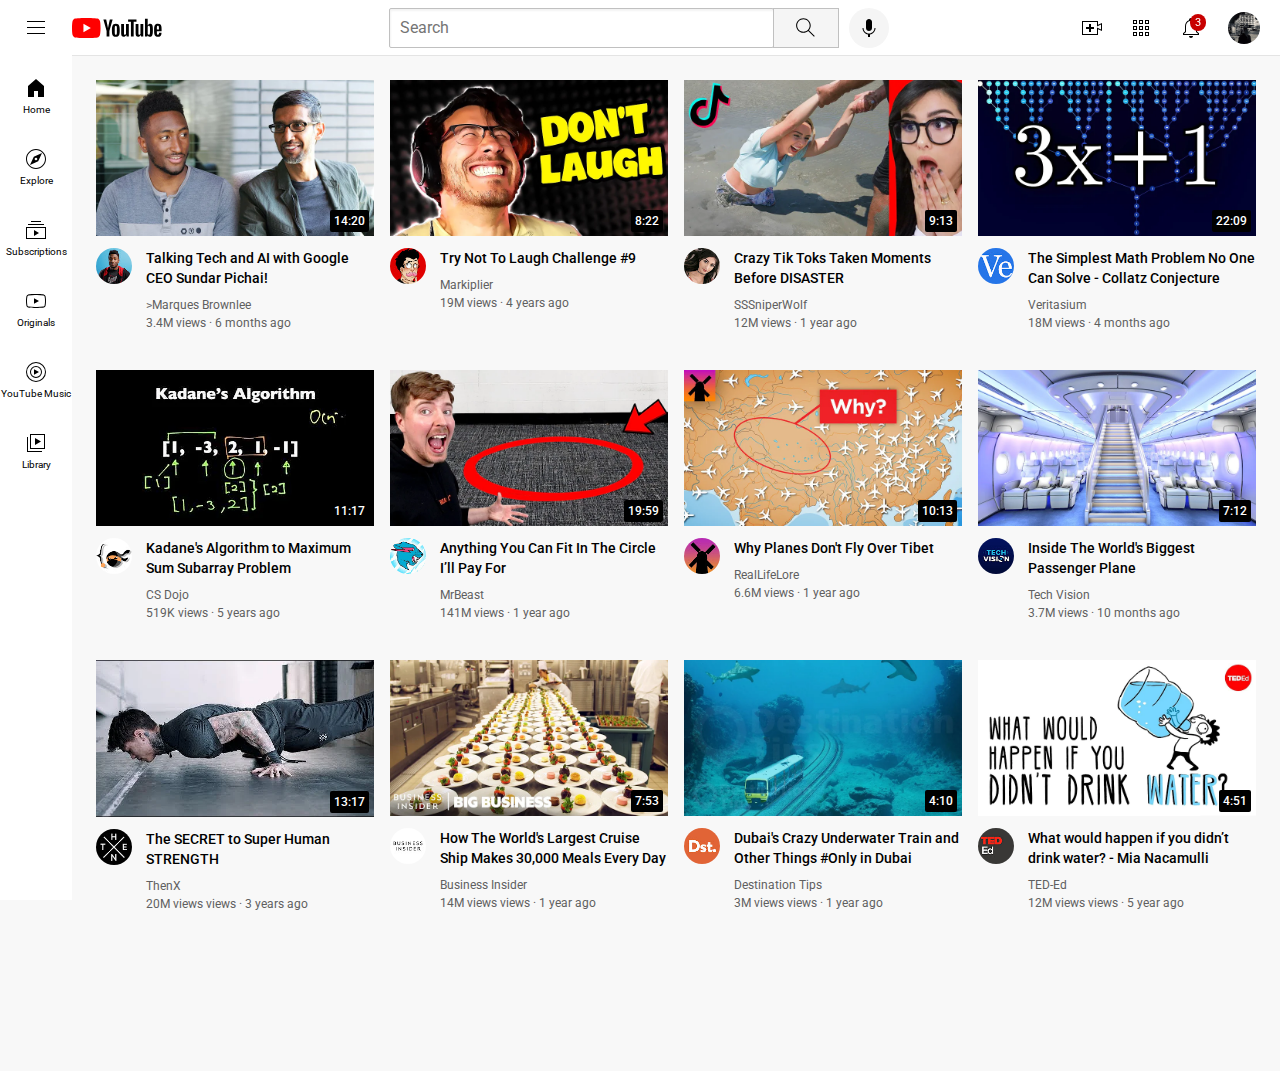
<file: index.html>
<!DOCTYPE html>
<html>
<head>
<title>YouTube.com Clone</title>

<link rel="preconnect" href="https://fonts.googleapis.com">
<link rel="preconnect" href="https://fonts.gstatic.com" crossorigin>
<link href="https://fonts.googleapis.com/css2?family=Roboto:wght@400;500;700&display=swap" rel="stylesheet">

<link rel="stylesheet" href="styles/general.css">
<link rel="stylesheet" href="styles/header.css">
<link rel="stylesheet" href="styles/video.css">
<link rel="stylesheet" href="styles/sidebar.css">
</head>

<body>
<header class="header">
    <div class="left-section">
        <img class="hamburger-menu" src="Icons/hamburger-menu.svg">
        <img class="youtube-logo" src="Icons/youtube-logo.svg">
    </div>
    <div class="middle-section">
        <input class="search-bar" type="text" placeholder="Search">
        <button class="search-button">
            <img class="search-icon" src="Icons/search.svg">
            <div class="tooltip">Search</div>
        </button>
        <button class="voice-search-button">
            <img class="voice-search-icon" src="Icons/voice-search-icon.svg">
            <div class="tooltip">Search with your voice</div>
        </button>
    </div>
    <div class="right-section">
        <div class="upload-icon-container">
            <img class="upload-icon" src="Icons/upload.svg">
            <div class="tooltip">Create</div>
        </div>
        <div class="youtube-apps-container">
            <img class="youtube-apps-icon" src="Icons/youtube-apps.svg">
            <div class="tooltip">YouTube Apps</div>
        </div>
       
        <div class="notifications-icon-container">
            <img class="notifications-icon" src="Icons/notifications.svg">
            <div class="notifications-count">3</div>
            <div class="tooltip">Notifications</div>
        </div>
        <img class="current-user-picture" src="channel-pictures/youtube-profile.jpeg">
    </div> 
</header>

<nav class="sidebar">
  <div class="sidebar-link">
    <img src="Icons/home.svg">
    <div>Home</div>
  </div>
  <div class="sidebar-link">
    <img src="Icons/explore.svg">
    <div>Explore</div>
  </div>
  <div class="sidebar-link">
    <img src="Icons/subscriptions.svg">
    <div>Subscriptions</div>
  </div>
  <div class="sidebar-link">
    <img src="Icons/originals.svg">
    <div>Originals</div>
  </div>
  <div class="sidebar-link">
    <img src="Icons/youtube-music.svg">
    <div>YouTube Music</div>
  </div>
  <div class="sidebar-link">
    <img src="Icons/library.svg">
    <div>Library</div>
  </div>
</nav>

<main>
    <section class="video-grid">
        <div class="video-preview">
            <div class="thumbnail-row">
                <a href="https://www.youtube.com/watch?v=n2RNcPRtAiY">
                    <img class="thumbnail" src="thumbnails/thumbnail-1.webp">
                </a>
            <div class="video-time">14:20</div>
            </div>
        
            <div class="video-info-grid">
             <div class="channel-picture">
            <img class="profile-picture" src="channel-pictures/channel-1.jpeg"> 
              </div>
            <div class="video-info">
                <p class="video-title">
                    Talking Tech and AI with Google CEO Sundar Pichai!
                </p>
                <p class="video-author">
                    >Marques Brownlee
                </p>
                <p class="video-stats">
                    3.4M views &#183; 6 months ago
                </p>
              </div>
            </div>
        </div>
        
        <div class="video-preview">
            <div class="thumbnail-row">
                <a href="https://www.youtube.com/watch?v=mP0RAo9SKZk">
                    <img class="thumbnail" src="thumbnails/thumbnail-2.webp">
                </a>
            <div class="video-time">8:22</div>
            </div>
        
            <div class="video-info-grid">
            <div class="channel-picture">
            <img class="profile-picture" src="channel-pictures/channel-2.jpeg"> 
            </div>
            <div class="video-info">
                <p class="video-title">
                    Try Not To Laugh Challenge #9
                </p>
                <p class="video-author">
                    Markiplier
                </p>
                <p class="video-stats">
                    19M views &#183; 4 years ago
                </p>
            </div>
            </div>
        </div>
        <div class="video-preview">
            <div class="thumbnail-row">
                <a href="https://www.youtube.com/watch?v=FgjPQQeTh1w">
                <img class="thumbnail" src="thumbnails/thumbnail-3.webp">
                </a>
            <div class="video-time">9:13</div>
            </div>
        
            <div class="video-info-grid">
             <div class="channel-picture">
            <img class="profile-picture" src="channel-pictures/channel-3.jpeg"> 
              </div>
            <div class="video-info">
                <p class="video-title">
                    Crazy Tik Toks Taken Moments Before DISASTER
                </p>
                <p class="video-author">
                    SSSniperWolf
                </p>
                <p class="video-stats">
                    12M views &#183; 1 year ago
                </p>
              </div>
            </div>
        </div>
        
        <div class="video-preview">
            <div class="thumbnail-row">
                <a href="https://www.youtube.com/watch?v=094y1Z2wpJg">
                    <img class="thumbnail" src="thumbnails/thumbnail-4.webp">
                </a>
            <div class="video-time">22:09</div>
            </div>
        
            <div class="video-info-grid">
            <div class="channel-picture">
            <img class="profile-picture" src="channel-pictures/channel-4.jpeg"> 
            </div>
            <div class="video-info">
                <p class="video-title">
                    The Simplest Math Problem No One Can Solve - Collatz Conjecture
                </p>
                <p class="video-author">
                    Veritasium
                </p>
                <p class="video-stats">
                    18M views &#183; 4 months ago
                </p>
            </div>
            </div>
        </div>
        
        <div class="video-preview">
            <div class="thumbnail-row">
                <a href="https://www.youtube.com/watch?v=86CQq3pKSUw">
                 <img class="thumbnail" src="thumbnails/thumbnail-5.webp">
                </a>
           
            <div class="video-time">11:17</div>
            </div>
        
            <div class="video-info-grid">
             <div class="channel-picture">
                <a href="https://www.youtube.com/watch?v=86CQq3pKSUw">
                <img class="profile-picture" src="channel-pictures/channel-5.jpeg"> 
                </a>
            
              </div>
            <div class="video-info">
                <p class="video-title"> 
                Kadane's Algorithm to Maximum Sum Subarray Problem
                </p>
                <p class="video-author">
                    CS Dojo   
                </p>
                <p class="video-stats">
                    519K views  &#183; 5 years ago
                </p>
              </div>
            </div>
        </div>
        
        <div class="video-preview">
            <div class="thumbnail-row">
                <a href="https://www.youtube.com/watch?v=yXWw0_UfSFg">
                    <img class="thumbnail" src="thumbnails/thumbnail-6.webp">
                </a>
            <div class="video-time">19:59</div>
            </div>
        
            <div class="video-info-grid">
            <div class="channel-picture">
            <img class="profile-picture" src="channel-pictures/channel-6.jpeg"> 
            </div>
            <div class="video-info">
                <p class="video-title">
                    Anything You Can Fit In The Circle I’ll Pay For
                </p>
                <p class="video-author">
                    MrBeast
                </p>
                <p class="video-stats">
                    141M views &#183; 1 year ago
                </p>
            </div>
            </div>
        </div>

        <div class="video-preview">
            <div class="thumbnail-row">
                <a href="https://www.youtube.com/watch?v=fNVa1qMbF9Y">
                    <img class="thumbnail" src="thumbnails/thumbnail-7.webp">
                </a>
            <div class="video-time">10:13</div>
            </div>
        
            <div class="video-info-grid">
            <div class="channel-picture">
            <img class="profile-picture" src="channel-pictures/channel-7.jpeg"> 
            </div>
            <div class="video-info">
                <p class="video-title">
                    Why Planes Don't Fly Over Tibet 
                </p>
                <p class="video-author">
                    RealLifeLore
                </p>
                <p class="video-stats">
                    6.6M views &#183; 1 year ago
                </p>
            </div>
            </div>
        </div>

        <div class="video-preview">
            <div class="thumbnail-row">
                <a href="https://www.youtube.com/watch?v=lFm4EM1juls">
                    <img class="thumbnail" src="thumbnails/thumbnail-8.webp">
                </a>
            <div class="video-time">7:12</div>
            </div>
        
            <div class="video-info-grid">
            <div class="channel-picture">
            <img class="profile-picture" src="channel-pictures/channel-8.jpeg"> 
            </div>
            <div class="video-info">
                <p class="video-title">
                    Inside The World's Biggest Passenger Plane 
                </p>
                <p class="video-author">
                    Tech Vision
                </p>
                <p class="video-stats">
                    3.7M views &#183; 10 months ago
                </p>
            </div>
            </div>
        </div>

        <div class="video-preview">
            <div class="thumbnail-row">
                <a href="https://www.youtube.com/watch?v=ixmxOlcrlUc">
                    <img class="thumbnail" src="thumbnails/thumbnail-9.webp">
                </a>
            <div class="video-time">13:17</div>
            </div>
            <div class="video-info-grid">
            <div class="channel-picture">
            <img class="profile-picture" src="channel-pictures/channel-9.jpeg"> 
            </div>
            <div class="video-info">
                <p class="video-title">
                    The SECRET to Super Human STRENGTH 
                </p>
                <p class="video-author">
                    ThenX
                </p>
                <p class="video-stats">
                    20M views views &#183; 3 years ago
                </p>
            </div>
            </div>
        </div>

        <div class="video-preview">
            <div class="thumbnail-row">
                <a href="https://www.youtube.com/watch?v=R2vXbFp5C9o">
                    <img class="thumbnail" src="thumbnails/thumbnail-10.webp">
                </a>
            <div class="video-time">7:53</div>
            </div>
        <div class="video-info-grid">
            <div class="channel-picture">
            <img class="profile-picture" src="channel-pictures/channel-10.jpeg"> 
            </div>
            <div class="video-info">
                <p class="video-title">  
                How The World's Largest Cruise Ship Makes 30,000 Meals Every Day 
                </p>
                <p class="video-author">
                    Business Insider
                </p>
                <p class="video-stats">
                    14M views views &#183; 1 year ago
                </p>
                </div>
            </div> 
        </div>
        <div class="video-preview">
            <div class="thumbnail-row">
                <a href="https://www.youtube.com/watch?v=0nZuYyXET3s">
                    <img class="thumbnail" src="thumbnails/thumbnail-11.webp">
                </a>
            <div class="video-time">4:10</div>
            </div>
        <div class="video-info-grid">
            <div class="channel-picture">
            <img class="profile-picture" src="channel-pictures/channel-11.jpeg"> 
            </div>
            <div class="video-info">
                <p class="video-title">  
                Dubai's Crazy Underwater Train and Other Things #Only in Dubai
                </p>
                <p class="video-author">
                    Destination Tips
                </p>
                <p class="video-stats">
                    3M views views &#183; 1 year ago
                </p>
                </div>
            </div>
            </div>
                <div class="video-preview">
            <div class="thumbnail-row">
                <a href="https://www.youtube.com/watch?v=9iMGFqMmUFs">
                    <img class="thumbnail" src="thumbnails/thumbnail-12.webp">
                </a>
            <div class="video-time">4:51</div>
            </div>
        <div class="video-info-grid">
            <div class="channel-picture">
            <img class="profile-picture" src="channel-pictures/channel-12.jpeg"> 
            </div>
             <div class="video-info">
                <p class="video-title">  
                    What would happen if you didn’t drink water? - Mia Nacamulli
                </p>
                <p class="video-author">
                    TED-Ed
                </p>
                <p class="video-stats">
                    12M views views &#183; 5 year ago
                </p>
                </div>
            </div>
        </div>
     </section>
    </main>
</body>
</html>
</file>
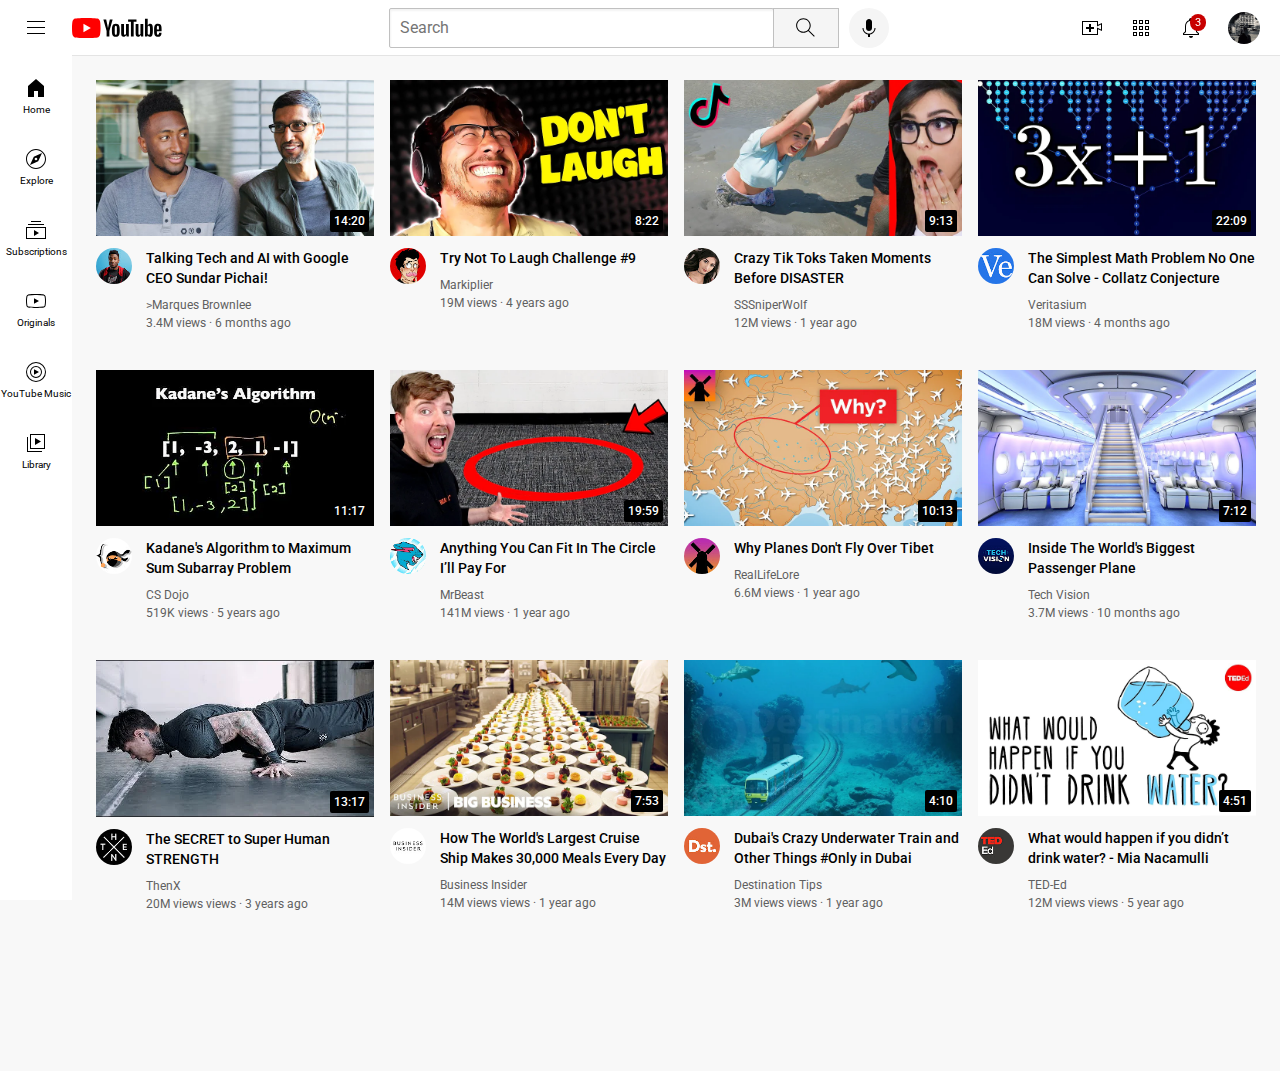
<file: youtube.html>
<!DOCTYPE html>
<html>
<head>
<title>YouTube.com Clone</title>

<link rel="preconnect" href="https://fonts.googleapis.com">
<link rel="preconnect" href="https://fonts.gstatic.com" crossorigin>
<link href="https://fonts.googleapis.com/css2?family=Roboto:wght@400;500;700&display=swap" rel="stylesheet">

<link rel="stylesheet" href="styles/general.css">
<link rel="stylesheet" href="styles/header.css">
<link rel="stylesheet" href="styles/video.css">
<link rel="stylesheet" href="styles/sidebar.css">
</head>

<body>
<header class="header">
    <div class="left-section">
        <img class="hamburger-menu" src="Icons/hamburger-menu.svg">
        <img class="youtube-logo" src="Icons/youtube-logo.svg">
    </div>
    <div class="middle-section">
        <input class="search-bar" type="text" placeholder="Search">
        <button class="search-button">
            <img class="search-icon" src="Icons/search.svg">
            <div class="tooltip">Search</div>
        </button>
        <button class="voice-search-button">
            <img class="voice-search-icon" src="Icons/voice-search-icon.svg">
            <div class="tooltip">Search with your voice</div>
        </button>
    </div>
    <div class="right-section">
        <div class="upload-icon-container">
            <img class="upload-icon" src="Icons/upload.svg">
            <div class="tooltip">Create</div>
        </div>
        <div class="youtube-apps-container">
            <img class="youtube-apps-icon" src="Icons/youtube-apps.svg">
            <div class="tooltip">YouTube Apps</div>
        </div>
       
        <div class="notifications-icon-container">
            <img class="notifications-icon" src="Icons/notifications.svg">
            <div class="notifications-count">3</div>
            <div class="tooltip">Notifications</div>
        </div>
        <img class="current-user-picture" src="channel-pictures/youtube-profile.jpeg">
    </div> 
</header>

<nav class="sidebar">
  <div class="sidebar-link">
    <img src="Icons/home.svg">
    <div>Home</div>
  </div>
  <div class="sidebar-link">
    <img src="Icons/explore.svg">
    <div>Explore</div>
  </div>
  <div class="sidebar-link">
    <img src="Icons/subscriptions.svg">
    <div>Subscriptions</div>
  </div>
  <div class="sidebar-link">
    <img src="Icons/originals.svg">
    <div>Originals</div>
  </div>
  <div class="sidebar-link">
    <img src="Icons/youtube-music.svg">
    <div>YouTube Music</div>
  </div>
  <div class="sidebar-link">
    <img src="Icons/library.svg">
    <div>Library</div>
  </div>
</nav>

<main>
    <section class="video-grid">
        <div class="video-preview">
            <div class="thumbnail-row">
                <a href="https://www.youtube.com/watch?v=n2RNcPRtAiY">
                    <img class="thumbnail" src="thumbnails/thumbnail-1.webp">
                </a>
            <div class="video-time">14:20</div>
            </div>
        
            <div class="video-info-grid">
             <div class="channel-picture">
            <img class="profile-picture" src="channel-pictures/channel-1.jpeg"> 
              </div>
            <div class="video-info">
                <p class="video-title">
                    Talking Tech and AI with Google CEO Sundar Pichai!
                </p>
                <p class="video-author">
                    >Marques Brownlee
                </p>
                <p class="video-stats">
                    3.4M views &#183; 6 months ago
                </p>
              </div>
            </div>
        </div>
        
        <div class="video-preview">
            <div class="thumbnail-row">
                <a href="https://www.youtube.com/watch?v=mP0RAo9SKZk">
                    <img class="thumbnail" src="thumbnails/thumbnail-2.webp">
                </a>
            <div class="video-time">8:22</div>
            </div>
        
            <div class="video-info-grid">
            <div class="channel-picture">
            <img class="profile-picture" src="channel-pictures/channel-2.jpeg"> 
            </div>
            <div class="video-info">
                <p class="video-title">
                    Try Not To Laugh Challenge #9
                </p>
                <p class="video-author">
                    Markiplier
                </p>
                <p class="video-stats">
                    19M views &#183; 4 years ago
                </p>
            </div>
            </div>
        </div>
        <div class="video-preview">
            <div class="thumbnail-row">
                <a href="https://www.youtube.com/watch?v=FgjPQQeTh1w">
                <img class="thumbnail" src="thumbnails/thumbnail-3.webp">
                </a>
            <div class="video-time">9:13</div>
            </div>
        
            <div class="video-info-grid">
             <div class="channel-picture">
            <img class="profile-picture" src="channel-pictures/channel-3.jpeg"> 
              </div>
            <div class="video-info">
                <p class="video-title">
                    Crazy Tik Toks Taken Moments Before DISASTER
                </p>
                <p class="video-author">
                    SSSniperWolf
                </p>
                <p class="video-stats">
                    12M views &#183; 1 year ago
                </p>
              </div>
            </div>
        </div>
        
        <div class="video-preview">
            <div class="thumbnail-row">
                <a href="https://www.youtube.com/watch?v=094y1Z2wpJg">
                    <img class="thumbnail" src="thumbnails/thumbnail-4.webp">
                </a>
            <div class="video-time">22:09</div>
            </div>
        
            <div class="video-info-grid">
            <div class="channel-picture">
            <img class="profile-picture" src="channel-pictures/channel-4.jpeg"> 
            </div>
            <div class="video-info">
                <p class="video-title">
                    The Simplest Math Problem No One Can Solve - Collatz Conjecture
                </p>
                <p class="video-author">
                    Veritasium
                </p>
                <p class="video-stats">
                    18M views &#183; 4 months ago
                </p>
            </div>
            </div>
        </div>
        
        <div class="video-preview">
            <div class="thumbnail-row">
                <a href="https://www.youtube.com/watch?v=86CQq3pKSUw">
                 <img class="thumbnail" src="thumbnails/thumbnail-5.webp">
                </a>
           
            <div class="video-time">11:17</div>
            </div>
        
            <div class="video-info-grid">
             <div class="channel-picture">
                <a href="https://www.youtube.com/watch?v=86CQq3pKSUw">
                <img class="profile-picture" src="channel-pictures/channel-5.jpeg"> 
                </a>
            
              </div>
            <div class="video-info">
                <p class="video-title"> 
                Kadane's Algorithm to Maximum Sum Subarray Problem
                </p>
                <p class="video-author">
                    CS Dojo   
                </p>
                <p class="video-stats">
                    519K views  &#183; 5 years ago
                </p>
              </div>
            </div>
        </div>
        
        <div class="video-preview">
            <div class="thumbnail-row">
                <a href="https://www.youtube.com/watch?v=yXWw0_UfSFg">
                    <img class="thumbnail" src="thumbnails/thumbnail-6.webp">
                </a>
            <div class="video-time">19:59</div>
            </div>
        
            <div class="video-info-grid">
            <div class="channel-picture">
            <img class="profile-picture" src="channel-pictures/channel-6.jpeg"> 
            </div>
            <div class="video-info">
                <p class="video-title">
                    Anything You Can Fit In The Circle I’ll Pay For
                </p>
                <p class="video-author">
                    MrBeast
                </p>
                <p class="video-stats">
                    141M views &#183; 1 year ago
                </p>
            </div>
            </div>
        </div>

        <div class="video-preview">
            <div class="thumbnail-row">
                <a href="https://www.youtube.com/watch?v=fNVa1qMbF9Y">
                    <img class="thumbnail" src="thumbnails/thumbnail-7.webp">
                </a>
            <div class="video-time">10:13</div>
            </div>
        
            <div class="video-info-grid">
            <div class="channel-picture">
            <img class="profile-picture" src="channel-pictures/channel-7.jpeg"> 
            </div>
            <div class="video-info">
                <p class="video-title">
                    Why Planes Don't Fly Over Tibet 
                </p>
                <p class="video-author">
                    RealLifeLore
                </p>
                <p class="video-stats">
                    6.6M views &#183; 1 year ago
                </p>
            </div>
            </div>
        </div>

        <div class="video-preview">
            <div class="thumbnail-row">
                <a href="https://www.youtube.com/watch?v=lFm4EM1juls">
                    <img class="thumbnail" src="thumbnails/thumbnail-8.webp">
                </a>
            <div class="video-time">7:12</div>
            </div>
        
            <div class="video-info-grid">
            <div class="channel-picture">
            <img class="profile-picture" src="channel-pictures/channel-8.jpeg"> 
            </div>
            <div class="video-info">
                <p class="video-title">
                    Inside The World's Biggest Passenger Plane 
                </p>
                <p class="video-author">
                    Tech Vision
                </p>
                <p class="video-stats">
                    3.7M views &#183; 10 months ago
                </p>
            </div>
            </div>
        </div>

        <div class="video-preview">
            <div class="thumbnail-row">
                <a href="https://www.youtube.com/watch?v=ixmxOlcrlUc">
                    <img class="thumbnail" src="thumbnails/thumbnail-9.webp">
                </a>
            <div class="video-time">13:17</div>
            </div>
            <div class="video-info-grid">
            <div class="channel-picture">
            <img class="profile-picture" src="channel-pictures/channel-9.jpeg"> 
            </div>
            <div class="video-info">
                <p class="video-title">
                    The SECRET to Super Human STRENGTH 
                </p>
                <p class="video-author">
                    ThenX
                </p>
                <p class="video-stats">
                    20M views views &#183; 3 years ago
                </p>
            </div>
            </div>
        </div>

        <div class="video-preview">
            <div class="thumbnail-row">
                <a href="https://www.youtube.com/watch?v=R2vXbFp5C9o">
                    <img class="thumbnail" src="thumbnails/thumbnail-10.webp">
                </a>
            <div class="video-time">7:53</div>
            </div>
        <div class="video-info-grid">
            <div class="channel-picture">
            <img class="profile-picture" src="channel-pictures/channel-10.jpeg"> 
            </div>
            <div class="video-info">
                <p class="video-title">  
                How The World's Largest Cruise Ship Makes 30,000 Meals Every Day 
                </p>
                <p class="video-author">
                    Business Insider
                </p>
                <p class="video-stats">
                    14M views views &#183; 1 year ago
                </p>
                </div>
            </div> 
        </div>
        <div class="video-preview">
            <div class="thumbnail-row">
                <a href="https://www.youtube.com/watch?v=0nZuYyXET3s">
                    <img class="thumbnail" src="thumbnails/thumbnail-11.webp">
                </a>
            <div class="video-time">4:10</div>
            </div>
        <div class="video-info-grid">
            <div class="channel-picture">
            <img class="profile-picture" src="channel-pictures/channel-11.jpeg"> 
            </div>
            <div class="video-info">
                <p class="video-title">  
                Dubai's Crazy Underwater Train and Other Things #Only in Dubai
                </p>
                <p class="video-author">
                    Destination Tips
                </p>
                <p class="video-stats">
                    3M views views &#183; 1 year ago
                </p>
                </div>
            </div>
            </div>
                <div class="video-preview">
            <div class="thumbnail-row">
                <a href="https://www.youtube.com/watch?v=9iMGFqMmUFs">
                    <img class="thumbnail" src="thumbnails/thumbnail-12.webp">
                </a>
            <div class="video-time">4:51</div>
            </div>
        <div class="video-info-grid">
            <div class="channel-picture">
            <img class="profile-picture" src="channel-pictures/channel-12.jpeg"> 
            </div>
             <div class="video-info">
                <p class="video-title">  
                    What would happen if you didn’t drink water? - Mia Nacamulli
                </p>
                <p class="video-author">
                    TED-Ed
                </p>
                <p class="video-stats">
                    12M views views &#183; 5 year ago
                </p>
                </div>
            </div>
        </div>
     </section>
    </main>
</body>
</html>
</file>
<file: styles/general.css>
body {
  font-family: Roboto, Arial;
  margin: 0;
  padding-top: 80px;
  padding-left: 96px;
  padding-right: 24px;
  margin-bottom: 160px;
  background-color: rgb(248, 248, 248);
}

p {
  font-family: Roboto, Arial;
  margin-top: 0;
  margin-bottom: 0;
}
</file>
<file: styles/header.css>
.header {
  background-color: white;
  height: 55px;
  display: flex;
  flex-direction: row; 
  justify-content: space-between;
  position: fixed;
  top: 0px;
  left: 0px;
  right: 0px;
  z-index: 100;
  border-bottom-width: 1px;
  border-bottom-style: solid;
  border-bottom-color: rgb(228, 228, 228);

}

.left-section {
  display: flex;
  align-items: center;
}

.hamburger-menu {
  height: 24px;
  margin-left: 24px;
  margin-right: 24px;

}

.youtube-logo {
  height: 20px;
}

.middle-section {
  flex: 1;
  margin-left: 70px;
  margin-right: 35px;
  max-width: 500px;
  display: flex;
  align-items: center;
}

.search-bar {
  flex: 1;
  height: 36px;
  padding-left: 10px;
  font-size: 16px;
  border: 1px solid rgb(192, 192, 192);
  border-radius: 2px;
  box-shadow: inset 1px 2px 2px rgba( 0, 0, 0, 0.05);
  width: 0;

}

.search-bar::placeholder {
font-family: Roboto, Arial;
font-size: 16px;

}
.search-button {
  height: 40px;
  width: 66px;
  background-color: rgb(245, 245, 245);
  border-width: 1px;
  border-style: solid;
  border-color: rgb(192, 192, 192);
  margin-left: -1px;
  margin-right: 10px;
}
.search-button, .voice-search-button, .upload-icon-container, 
.youtube-apps-container,
.notifications-icon-container {
  display: flex;
  justify-content: center;
  align-items: center;
  position: relative;
}
.search-button .tooltip,
.voice-search-button .tooltip,
.upload-icon-container .tooltip,
.youtube-apps-container .tooltip,
.notifications-icon-container .tooltip 
{
  position: absolute;
  background-color: gray;
  color: white;
  padding: 4px 8px;
  border-radius: 2px;
  font-size: 12px;
  bottom: -30px;
  opacity: 0;
  transition: opacity 0.15s;
  pointer-events: none; 
  white-space: nowrap;
}

.search-button:hover .tooltip,
.voice-search-button:hover .tooltip,
.upload-icon-container:hover .tooltip,
.youtube-apps-container:hover .tooltip
.notifications-icon-container:hover .tooltip
{
opacity: 1;
}
.search-button:hover,
.voice-search-button:hover,
.upload-icon-container:hover, 
.youtube-apps-container:hover,
.notifications-icon-container:hover,
.hamburger-menu:hover,
.youtube-logo:hover,
.current-user-picture {
  cursor: pointer;
}

.search-icon {
  height: 25px;
}
.voice-search-button {
  height: 40px;
  width: 40px;
  border-radius: 20px;
  border: none;
  background-color: rgb(245, 245, 245);
}
.voice-search-icon {
  height: 24px;
}
.right-section {
width: 180px;
margin-right: 20px;
display: flex;
align-items: center;
justify-content: space-between;
flex-shrink: 0;
}

.upload-icon {
  height: 24px;
}
.youtube-apps-icon {
  height: 24px;
}

.notifications-icon {
  height: 24px;
}
.notifications-count {
  position: absolute;
  top: -2px;
  right: -3px;
  background-color: rgb(200, 0, 0);
  color: white;
  font-family: Roboto, Arial;
  font-size: 11px;
  padding-left: 5px;
  padding-right: 5px;
  padding-top: 2px;
  padding-bottom: 2px;
  border-radius: 10px;

}
.current-user-picture {
  height: 32px;
  border-radius: 16px;
}
</file>
<file: styles/video.css>
.thumbnail {
  width: 100%;
}

.video-title {
  margin-top: 0;
  font-size: 14px;
  font-weight: 500;
  line-height: 20px;
  margin-bottom: 10px;
}

.video-info-grid {
  display: grid;
  grid-template-columns: 50px 1fr;
}

.profile-picture {
  width: 36px;
  border-radius: 50px;
}

.thumbnail-row {
  margin-bottom: 8px;
  position: relative;
}

.video-author,
.video-stats {
  font-size: 12px;
  color: rgb(96, 96, 96);
}

.video-author {
  margin-bottom: 4px;
}

.video-grid {
  display: grid;
  grid-template-columns: 1fr 1fr 1fr;
  column-gap: 16px;
  row-gap: 40px;
  
}
@media (max-width: 750px) {
.video-grid {
  grid-template-columns: 1fr 1fr;
}
}

@media (min-width: 751px) and (max-width: 999px) {
  .video-grid {
    grid-template-columns: 1fr 1fr 1fr;
  }
}

@media (min-width: 1000px) {
.video-grid {
  grid-template-columns: 1fr 1fr 1fr 1fr;
}
}
.video-time {
  background-color: black;
  color: white;
  position: absolute;
  bottom: 8px;
  right: 5px;
  font-size: 12px;
  font-weight: 500;
  padding: 4px;
  border-radius: 2px;
}
</file>
<file: styles/sidebar.css>
.sidebar {
  position: fixed;
  left: 0;
  bottom: 0;
  top: 55px;
  background-color: white;
  width: 72px;
  z-index: 200;
  padding-top: 5px;
}
.sidebar-link {
  height: 70px;
  margin-bottom: 1px;
  display: flex;
  flex-direction: column;
  justify-content: center;
  align-items: center;
}
.sidebar-link:hover {
  background-color: rgb(235, 235, 235);
  cursor: pointer;
}
.sidebar-link img {
  height: 24px;
  margin-bottom: 4px;
}
.sidebar-link div {
  font-family: Roboto, Arial;
  font-size: 10px;
}
</file>
